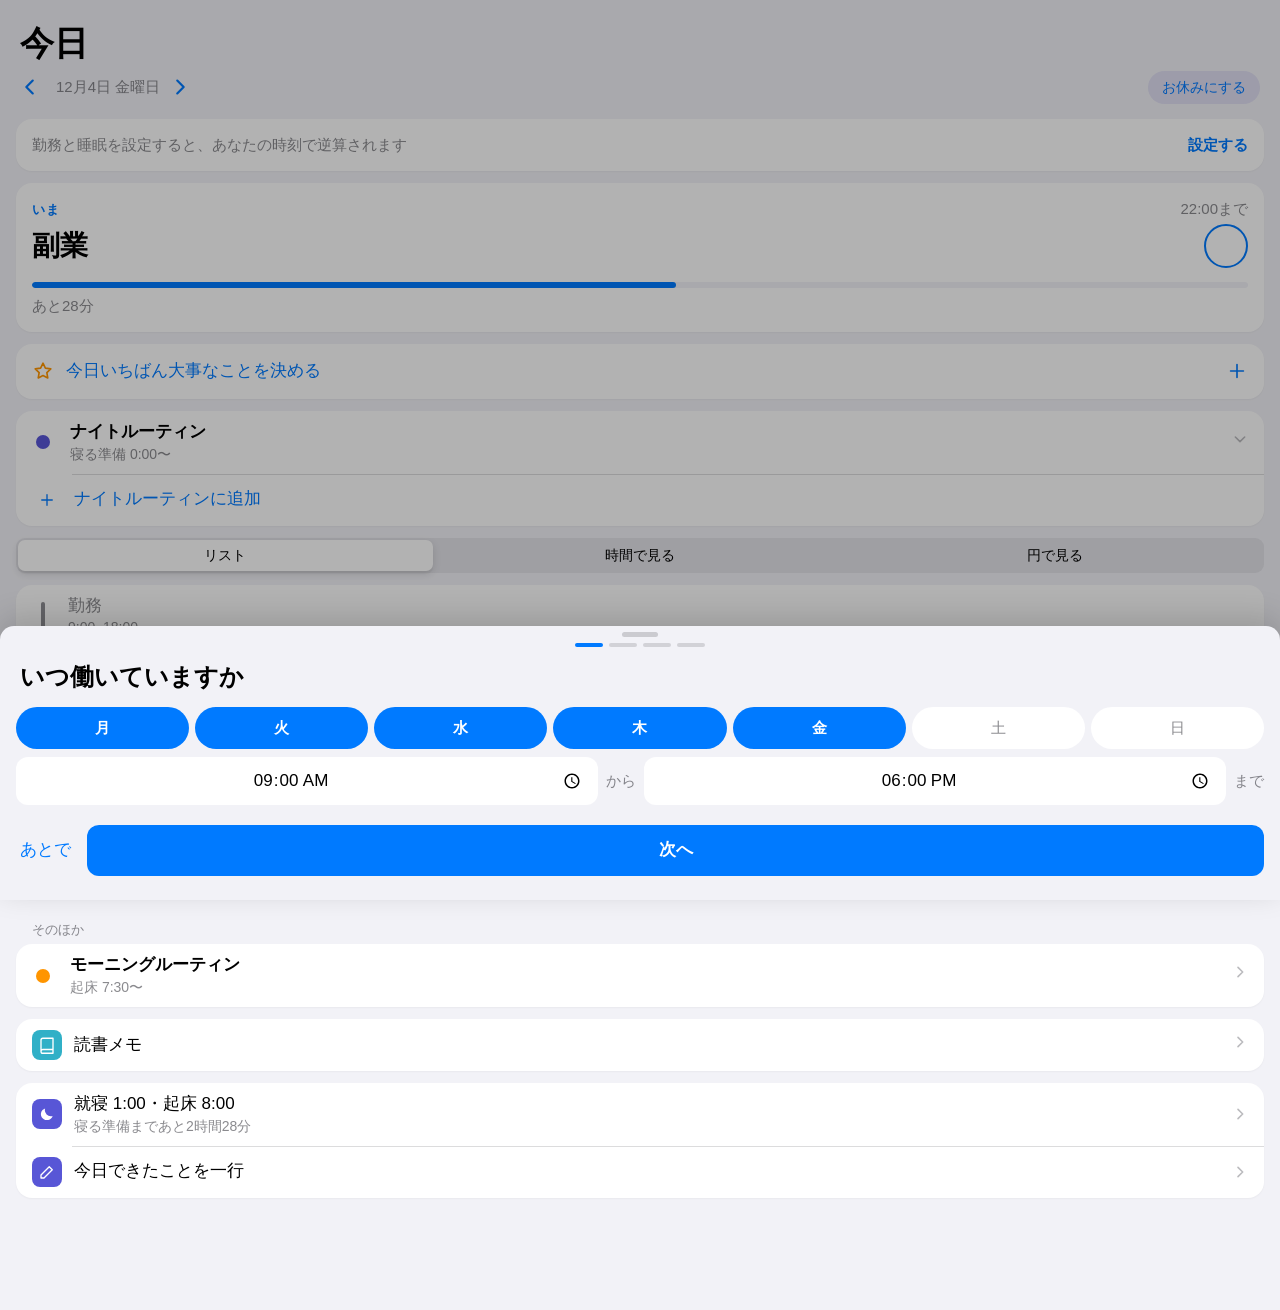
<file: index.html>
<!doctype html>
<html lang="ja">
<head>
  <meta charset="utf-8">
  <meta name="viewport" content="width=device-width, initial-scale=1, viewport-fit=cover">
  <meta name="theme-color" content="#F2F2F7">
  <meta name="apple-mobile-web-app-capable" content="yes">
  <meta name="apple-mobile-web-app-status-bar-style" content="default">
  <meta name="apple-mobile-web-app-title" content="手帳">
  <link rel="manifest" href="manifest.json">
  <link rel="apple-touch-icon" href="icon-180.png">
  <link rel="icon" href="icon.svg" type="image/svg+xml">
  <link rel="stylesheet" href="style.css?v=23">
  <title>手帳</title>
</head>
<body>
  <!-- 画面の中身は app.js が描く(今日 / 週 / 設定) -->
  <main id="view"></main>

  <nav class="tabs" aria-label="画面の切り替え">
    <button data-tab="today"><svg viewBox="0 0 24 24"><rect x="3.5" y="5" width="17" height="15" rx="3"/><path d="M3.5 9.5h17M8 3v4M16 3v4"/><circle cx="12" cy="14.5" r="1.6" class="fill"/></svg>今日</button>
    <button data-tab="week"><svg viewBox="0 0 24 24"><path d="M8 6h12M8 12h12M8 18h12"/><circle cx="4.5" cy="6" r="1.2" class="fill"/><circle cx="4.5" cy="12" r="1.2" class="fill"/><circle cx="4.5" cy="18" r="1.2" class="fill"/></svg>週</button>
    <button data-tab="settings"><svg viewBox="0 0 24 24"><circle cx="12" cy="12" r="3.2"/><path d="M12 2.8v2.6M12 18.6v2.6M21.2 12h-2.6M5.4 12H2.8M18.5 5.5l-1.8 1.8M7.3 16.7l-1.8 1.8M18.5 18.5l-1.8-1.8M7.3 7.3 5.5 5.5"/></svg>設定</button>
  </nav>

  <!-- 下から出てくる小さな操作パネル -->
  <div id="sheet-backdrop" hidden></div>
  <section id="sheet" hidden role="dialog" aria-modal="true"></section>

  <div id="notice" hidden role="status"></div>
  <script src="app.js?v=23"></script>
  <script src="ui.js?v=23"></script>
</body>
</html>
</file>
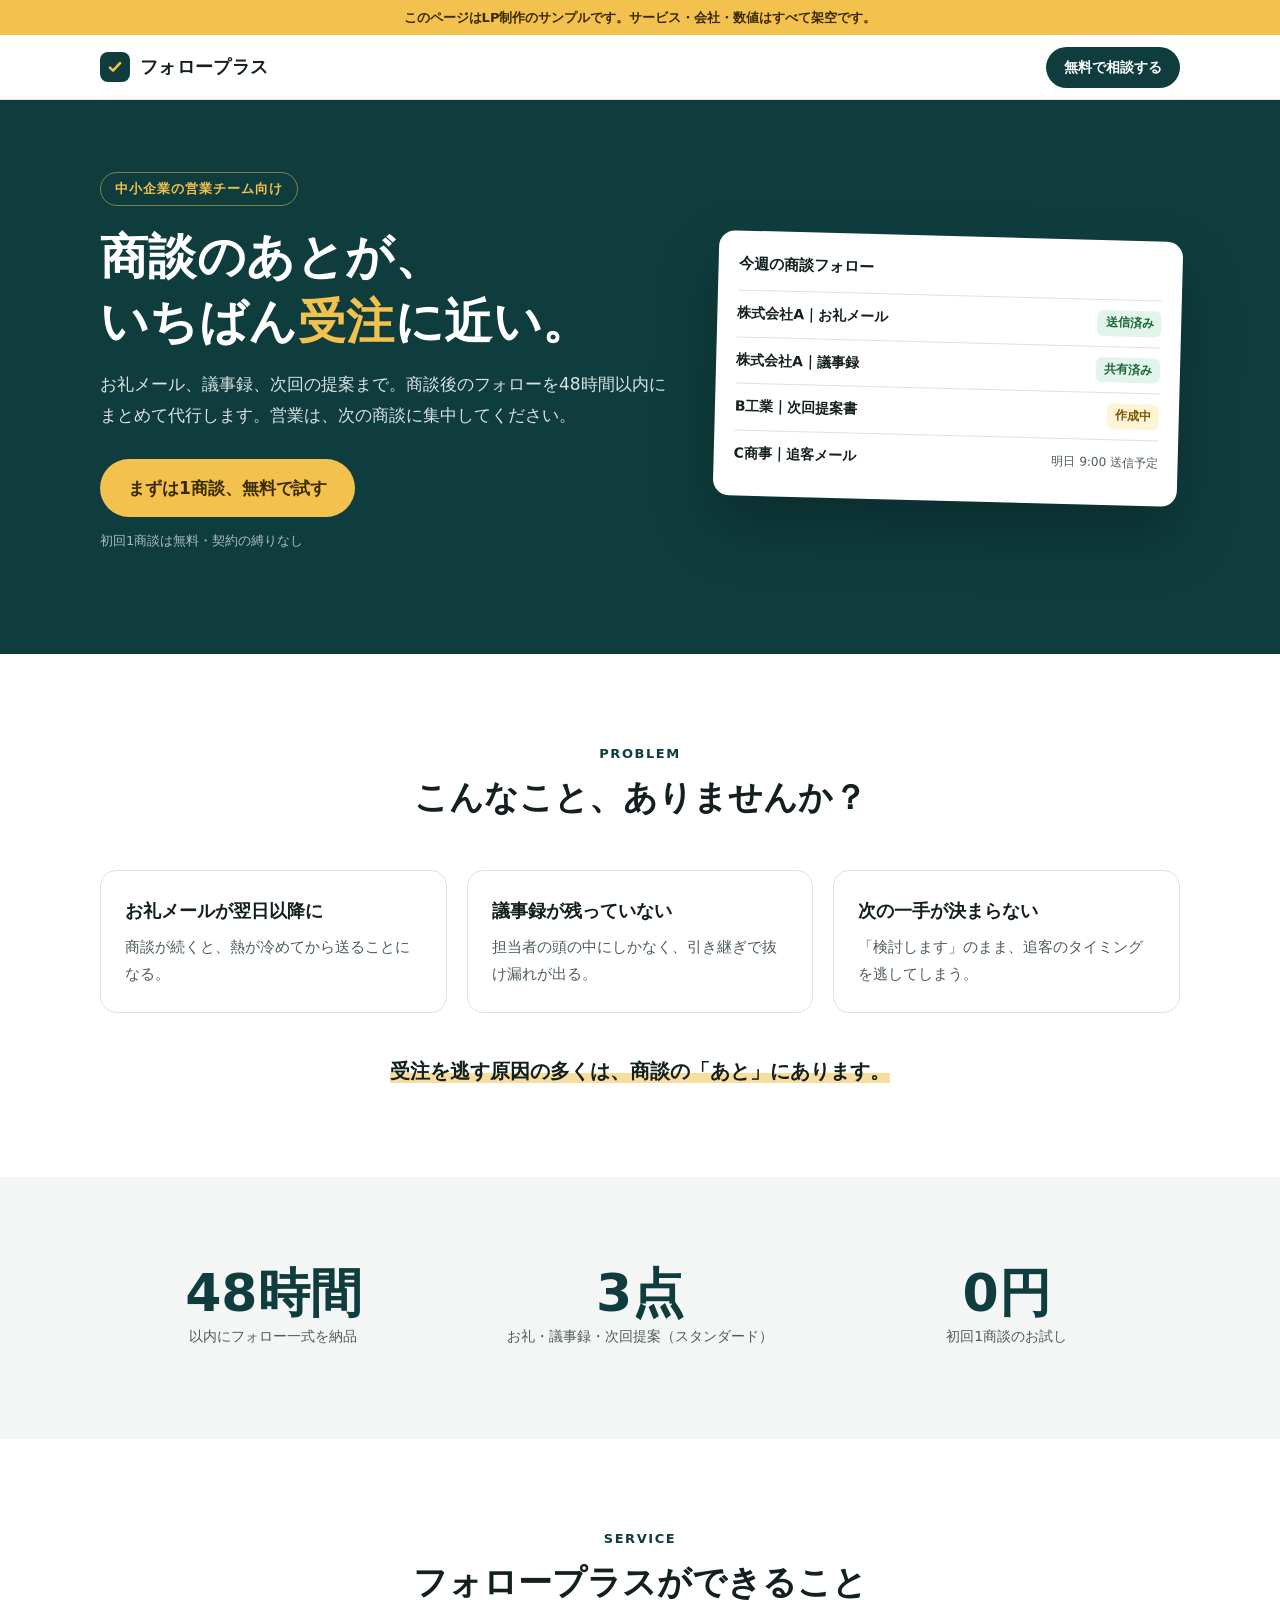
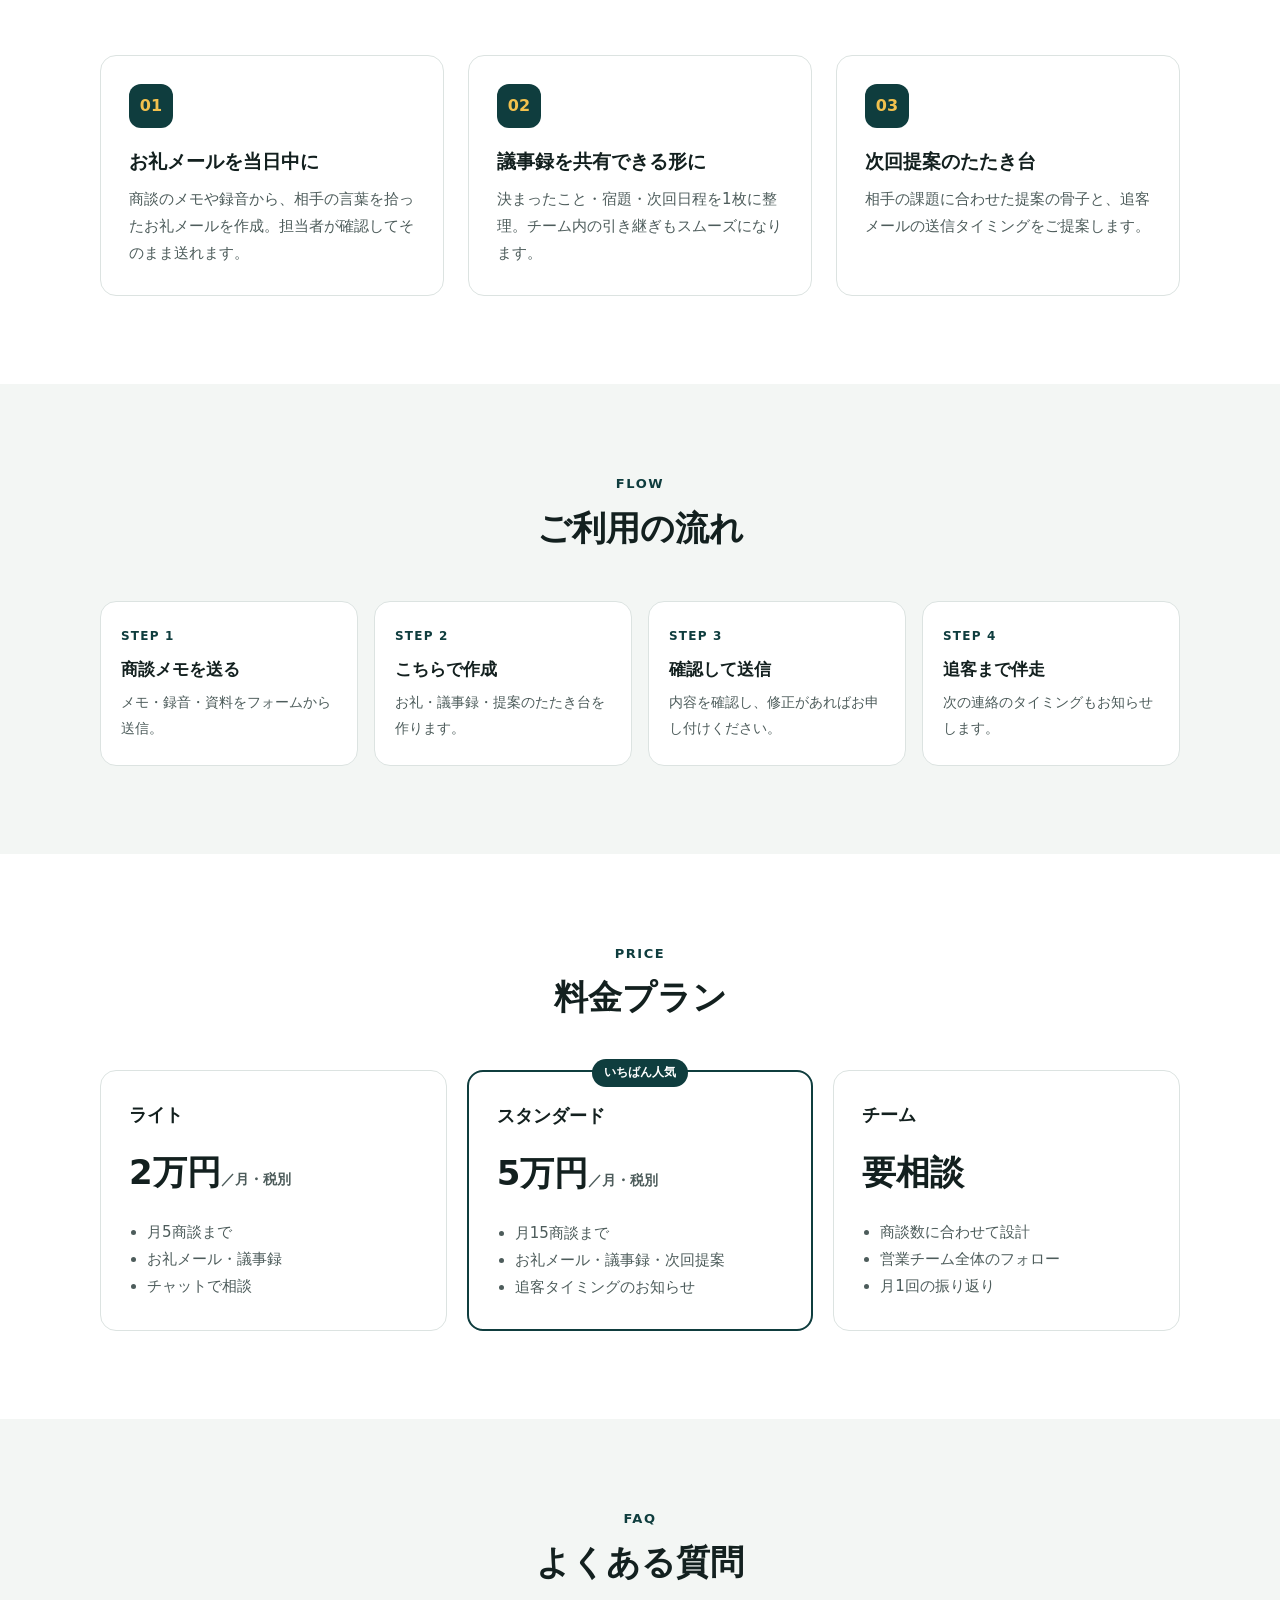
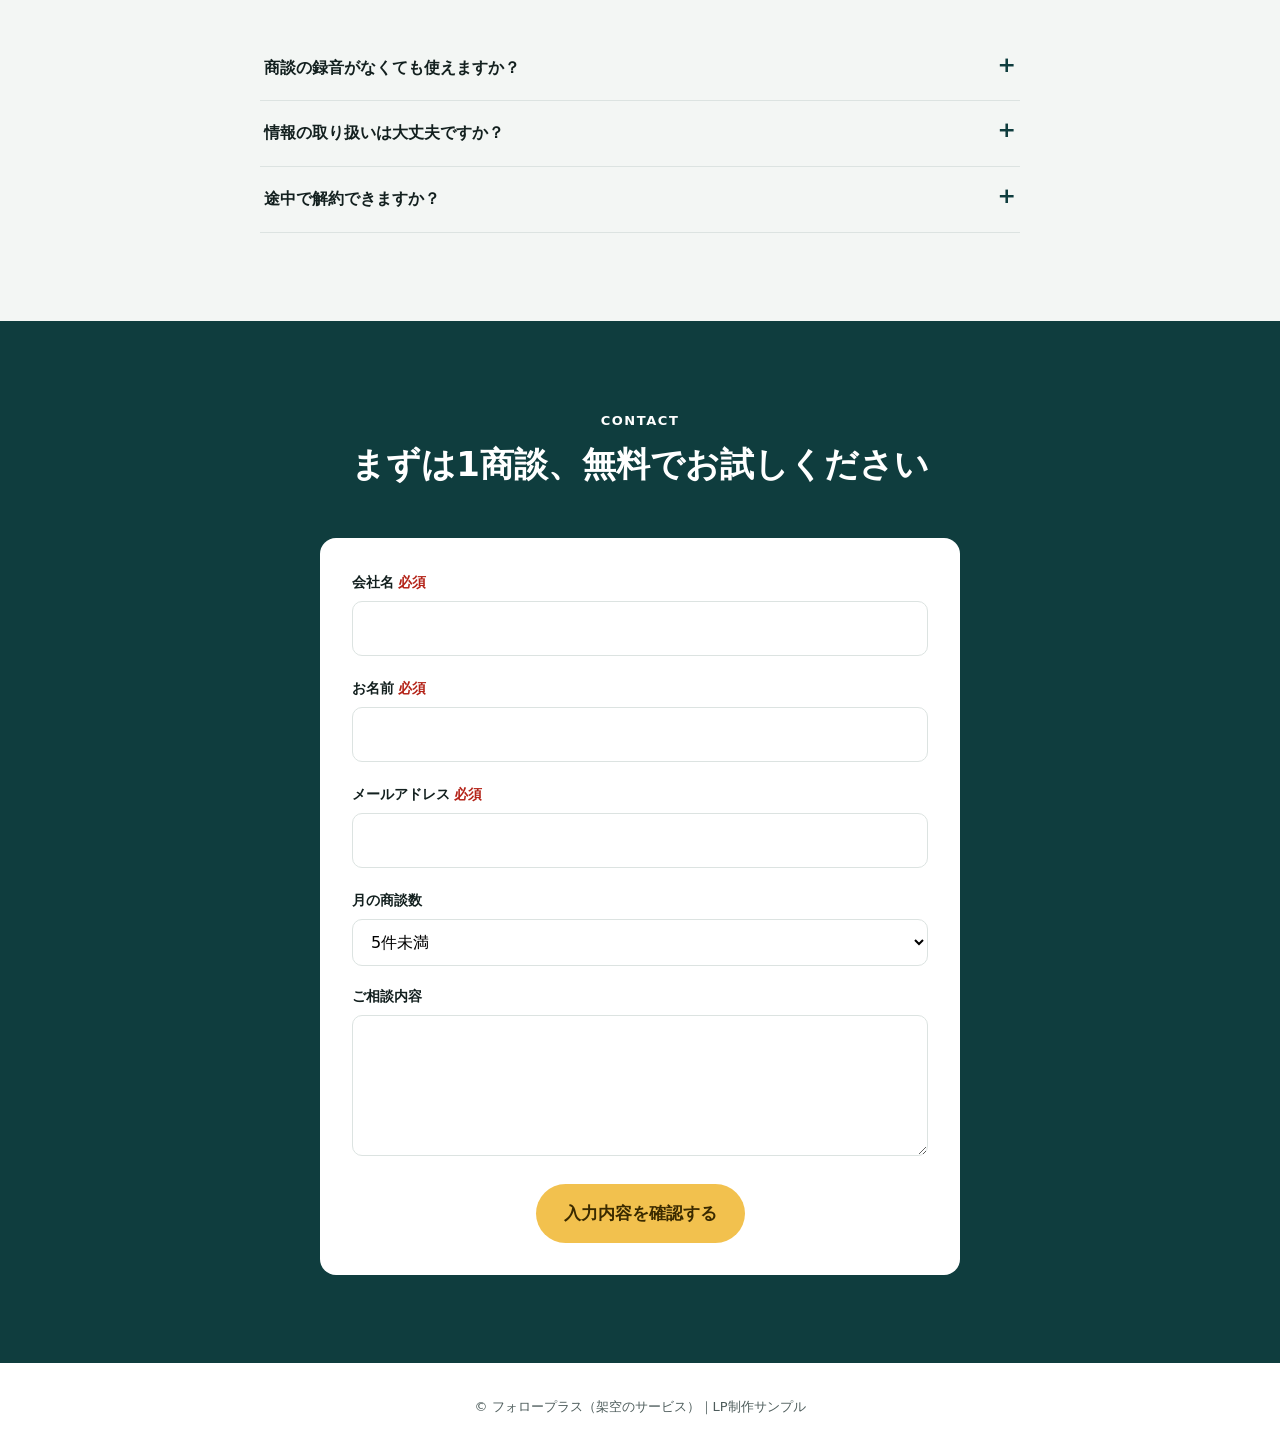
<file: lp-sample/index.html>
<!doctype html>
<html lang="ja">
<head>
<meta charset="utf-8">
<meta name="viewport" content="width=device-width, initial-scale=1">
<title>フォロープラス｜商談後のフォローを、まるごと代行（制作サンプル）</title>
<meta name="description" content="商談後のお礼メール・議事録・次回提案までを48時間以内に。中小企業の営業チーム向け、商談フォロー代行サービスのLP制作サンプルです（架空のサービス）。">
<meta property="og:title" content="フォロープラス｜商談後のフォローを、まるごと代行（制作サンプル）">
<meta property="og:description" content="商談後のお礼メール・議事録・次回提案までを48時間以内に。LP制作サンプル（架空のサービス）。">
<meta property="og:type" content="website">
<meta name="theme-color" content="#0F3D3E">
<link rel="icon" href="data:image/svg+xml,%3Csvg xmlns='http://www.w3.org/2000/svg' viewBox='0 0 64 64'%3E%3Crect width='64' height='64' rx='14' fill='%230F3D3E'/%3E%3Cpath d='M18 34l9 9 19-21' stroke='%23F2C14E' stroke-width='7' fill='none' stroke-linecap='round' stroke-linejoin='round'/%3E%3C/svg%3E">
<style>
  :root {
    --ink: #13201F; --sub: #4D5C5B; --line: #DCE3E1;
    --bg: #FFFFFF; --soft: #F3F6F4; --deep: #0F3D3E; --accent: #F2C14E; --accent-ink: #3A2A00;
    --radius: 16px; --max: 1080px;
  }
  * { box-sizing: border-box; }
  html { scroll-behavior: smooth; }
  body { margin: 0; font: 16px/1.8 "Hiragino Sans", "Noto Sans JP", system-ui, sans-serif; color: var(--ink); background: var(--bg); -webkit-font-smoothing: antialiased; }
  img, svg { display: block; max-width: 100%; }
  a { color: inherit; }
  .wrap { width: min(var(--max), 100% - 32px); margin-inline: auto; }
  .sample-bar { background: var(--accent); color: var(--accent-ink); font-size: 13px; text-align: center; padding: 6px 16px; font-weight: 600; }

  /* ヘッダー */
  header { position: sticky; top: 0; z-index: 10; background: rgba(255,255,255,.92); backdrop-filter: blur(10px); border-bottom: 1px solid var(--line); }
  header .wrap { display: flex; align-items: center; justify-content: space-between; height: 64px; }
  .logo { display: flex; align-items: center; gap: 10px; font-weight: 800; font-size: 18px; letter-spacing: .02em; text-decoration: none; }
  .logo i { width: 30px; height: 30px; border-radius: 8px; background: var(--deep); display: grid; place-items: center; }
  .btn { display: inline-flex; align-items: center; justify-content: center; gap: 8px; border: 0; border-radius: 999px; font: inherit; font-weight: 700; cursor: pointer; text-decoration: none; transition: transform .15s, box-shadow .15s; }
  .btn:hover { transform: translateY(-1px); box-shadow: 0 8px 20px rgba(15,61,62,.18); }
  .btn-main { background: var(--accent); color: var(--accent-ink); padding: 14px 28px; font-size: 17px; }
  .btn-small { background: var(--deep); color: #fff; padding: 8px 18px; font-size: 14px; }

  /* ファーストビュー */
  .fv { background: var(--deep); color: #fff; padding: 72px 0 88px; overflow: hidden; }
  .fv .wrap { display: grid; grid-template-columns: 1.1fr .9fr; gap: 48px; align-items: center; }
  .eyebrow { display: inline-block; font-size: 13px; font-weight: 700; letter-spacing: .08em; color: var(--accent); border: 1px solid rgba(242,193,78,.5); border-radius: 999px; padding: 4px 14px; }
  .fv h1 { font-size: clamp(30px, 4.6vw, 48px); line-height: 1.35; margin: 18px 0 16px; letter-spacing: .01em; }
  .fv h1 em { font-style: normal; color: var(--accent); }
  .fv p.lead { font-size: 17px; color: rgba(255,255,255,.85); margin: 0 0 28px; }
  .fv .note { font-size: 13px; color: rgba(255,255,255,.65); margin-top: 12px; }
  .mock { background: #fff; color: var(--ink); border-radius: var(--radius); padding: 20px; box-shadow: 0 30px 60px rgba(0,0,0,.25); transform: rotate(1.5deg); }
  .mock h3 { margin: 0 0 12px; font-size: 15px; }
  .mock .row { display: flex; align-items: center; gap: 10px; padding: 10px 0; border-top: 1px solid var(--line); font-size: 14px; }
  .mock .row b { flex: 1; font-weight: 600; }
  .tag { font-size: 12px; font-weight: 700; border-radius: 6px; padding: 2px 8px; }
  .tag.done { background: #E3F4EA; color: #19663B; }
  .tag.wip { background: #FFF4D6; color: #7A5600; }
  .mock .time { color: var(--sub); font-size: 12px; }

  /* セクション共通 */
  section { padding: 88px 0; }
  .sec-title { text-align: center; margin-bottom: 48px; }
  .sec-title small { display: block; color: var(--deep); font-weight: 800; letter-spacing: .12em; font-size: 13px; }
  .sec-title h2 { font-size: clamp(24px, 3.4vw, 34px); line-height: 1.45; margin: 8px 0 0; }
  .soft { background: var(--soft); }

  /* お悩み */
  .pains { display: grid; grid-template-columns: repeat(3, 1fr); gap: 20px; }
  .pain { background: #fff; border: 1px solid var(--line); border-radius: var(--radius); padding: 24px; }
  .pain b { display: block; font-size: 18px; margin-bottom: 6px; }
  .pain p { margin: 0; color: var(--sub); font-size: 15px; }
  .bridge { text-align: center; margin: 40px 0 0; font-size: 20px; font-weight: 700; }
  .bridge span { background: linear-gradient(transparent 60%, rgba(242,193,78,.55) 60%); }

  /* 数字 */
  .stats { display: grid; grid-template-columns: repeat(3, 1fr); gap: 20px; text-align: center; }
  .stat strong { display: block; font-size: clamp(36px, 5vw, 52px); color: var(--deep); line-height: 1.1; }
  .stat span { color: var(--sub); font-size: 14px; }

  /* できること */
  .features { display: grid; grid-template-columns: repeat(3, 1fr); gap: 24px; }
  .feature { padding: 28px; border-radius: var(--radius); background: #fff; border: 1px solid var(--line); }
  .feature .num { width: 44px; height: 44px; border-radius: 12px; background: var(--deep); color: var(--accent); display: grid; place-items: center; font-weight: 800; margin-bottom: 16px; }
  .feature h3 { margin: 0 0 8px; font-size: 19px; }
  .feature p { margin: 0; color: var(--sub); font-size: 15px; }

  /* 流れ */
  .flow { display: grid; grid-template-columns: repeat(4, 1fr); gap: 16px; counter-reset: step; }
  .step { position: relative; background: #fff; border-radius: var(--radius); padding: 24px 20px; border: 1px solid var(--line); }
  .step::before { counter-increment: step; content: "STEP " counter(step); display: block; font-size: 12px; font-weight: 800; letter-spacing: .1em; color: var(--deep); margin-bottom: 6px; }
  .step b { display: block; font-size: 17px; }
  .step p { margin: 6px 0 0; font-size: 14px; color: var(--sub); }

  /* 料金 */
  .plans { display: grid; grid-template-columns: repeat(3, 1fr); gap: 20px; align-items: stretch; }
  .plan { border: 1px solid var(--line); border-radius: var(--radius); padding: 28px; display: flex; flex-direction: column; background: #fff; }
  .plan.pop { border: 2px solid var(--deep); position: relative; }
  .plan.pop::after { content: "いちばん人気"; position: absolute; top: -13px; left: 50%; transform: translateX(-50%); background: var(--deep); color: #fff; font-size: 12px; font-weight: 700; padding: 3px 12px; border-radius: 999px; }
  .plan h3 { margin: 0; font-size: 18px; }
  .price { font-size: 34px; font-weight: 800; margin: 10px 0 2px; }
  .price small { font-size: 14px; font-weight: 600; color: var(--sub); }
  .plan ul { padding-left: 1.2em; margin: 14px 0 0; color: var(--sub); font-size: 15px; flex: 1; }

  /* よくある質問 */
  .faq { max-width: 760px; margin-inline: auto; }
  details { border-bottom: 1px solid var(--line); padding: 18px 4px; }
  summary { cursor: pointer; font-weight: 700; list-style: none; display: flex; justify-content: space-between; gap: 16px; }
  summary::after { content: "+"; font-size: 22px; line-height: 1; color: var(--deep); }
  details[open] summary::after { content: "−"; }
  details p { margin: 10px 0 0; color: var(--sub); }

  /* お問い合わせ */
  .contact { background: var(--deep); color: #fff; }
  .contact .sec-title small, .contact .sec-title h2 { color: #fff; }
  form, .confirm, .thanks { max-width: 640px; margin-inline: auto; background: #fff; color: var(--ink); border-radius: var(--radius); padding: 32px; }
  label { display: block; font-weight: 700; font-size: 14px; margin: 0 0 6px; }
  label span { color: #B42318; margin-left: 4px; }
  input, textarea, select { width: 100%; font: inherit; border: 1px solid var(--line); border-radius: 10px; padding: 12px 14px; margin-bottom: 18px; background: #fff; }
  input:focus, textarea:focus, select:focus { outline: 2px solid var(--accent); border-color: var(--deep); }
  .err { color: #B42318; font-size: 13px; margin: -12px 0 14px; min-height: 0; }
  .confirm dl { margin: 0 0 24px; }
  .confirm dt { font-size: 13px; color: var(--sub); }
  .confirm dd { margin: 0 0 12px; white-space: pre-wrap; overflow-wrap: anywhere; }
  .actions { display: flex; gap: 12px; justify-content: center; flex-wrap: wrap; }
  .btn-ghost { background: var(--soft); color: var(--ink); padding: 14px 24px; }
  .thanks { text-align: center; }

  footer { padding: 32px 0; font-size: 13px; color: var(--sub); text-align: center; }

  /* スマホ */
  @media (max-width: 820px) {
    .fv { padding: 48px 0 64px; }
    .fv .wrap, .pains, .features, .plans, .stats { grid-template-columns: 1fr; }
    .flow { grid-template-columns: 1fr 1fr; }
    .mock { transform: none; }
    section { padding: 64px 0; }
    header .btn-small { display: none; }
    form, .confirm, .thanks { padding: 24px 20px; }
  }
  @media (prefers-reduced-motion: reduce) { html { scroll-behavior: auto; } .btn { transition: none; } }
</style>
</head>
<body>
<div class="sample-bar">このページはLP制作のサンプルです。サービス・会社・数値はすべて架空です。</div>

<header>
  <div class="wrap">
    <a class="logo" href="#top"><i><svg width="18" height="18" viewBox="0 0 64 64"><path d="M14 34l11 11 25-27" stroke="#F2C14E" stroke-width="9" fill="none" stroke-linecap="round" stroke-linejoin="round"/></svg></i>フォロープラス</a>
    <a class="btn btn-small" href="#contact">無料で相談する</a>
  </div>
</header>

<main id="top">
  <section class="fv">
    <div class="wrap">
      <div>
        <span class="eyebrow">中小企業の営業チーム向け</span>
        <h1>商談のあとが、<br>いちばん<em>受注</em>に近い。</h1>
        <p class="lead">お礼メール、議事録、次回の提案まで。商談後のフォローを48時間以内にまとめて代行します。営業は、次の商談に集中してください。</p>
        <a class="btn btn-main" href="#contact">まずは1商談、無料で試す</a>
        <p class="note">初回1商談は無料・契約の縛りなし</p>
      </div>
      <div class="mock" aria-label="フォロー状況の画面イメージ">
        <h3>今週の商談フォロー</h3>
        <div class="row"><b>株式会社A｜お礼メール</b><span class="tag done">送信済み</span></div>
        <div class="row"><b>株式会社A｜議事録</b><span class="tag done">共有済み</span></div>
        <div class="row"><b>B工業｜次回提案書</b><span class="tag wip">作成中</span></div>
        <div class="row"><b>C商事｜追客メール</b><span class="time">明日 9:00 送信予定</span></div>
      </div>
    </div>
  </section>

  <section>
    <div class="wrap">
      <div class="sec-title"><small>PROBLEM</small><h2>こんなこと、ありませんか？</h2></div>
      <div class="pains">
        <div class="pain"><b>お礼メールが翌日以降に</b><p>商談が続くと、熱が冷めてから送ることになる。</p></div>
        <div class="pain"><b>議事録が残っていない</b><p>担当者の頭の中にしかなく、引き継ぎで抜け漏れが出る。</p></div>
        <div class="pain"><b>次の一手が決まらない</b><p>「検討します」のまま、追客のタイミングを逃してしまう。</p></div>
      </div>
      <p class="bridge"><span>受注を逃す原因の多くは、商談の「あと」にあります。</span></p>
    </div>
  </section>

  <section class="soft">
    <div class="wrap">
      <div class="stats">
        <div class="stat"><strong>48時間</strong><span>以内にフォロー一式を納品</span></div>
        <div class="stat"><strong>3点</strong><span>お礼・議事録・次回提案（スタンダード）</span></div>
        <div class="stat"><strong>0円</strong><span>初回1商談のお試し</span></div>
      </div>
    </div>
  </section>

  <section>
    <div class="wrap">
      <div class="sec-title"><small>SERVICE</small><h2>フォロープラスができること</h2></div>
      <div class="features">
        <div class="feature"><div class="num">01</div><h3>お礼メールを当日中に</h3><p>商談のメモや録音から、相手の言葉を拾ったお礼メールを作成。担当者が確認してそのまま送れます。</p></div>
        <div class="feature"><div class="num">02</div><h3>議事録を共有できる形に</h3><p>決まったこと・宿題・次回日程を1枚に整理。チーム内の引き継ぎもスムーズになります。</p></div>
        <div class="feature"><div class="num">03</div><h3>次回提案のたたき台</h3><p>相手の課題に合わせた提案の骨子と、追客メールの送信タイミングをご提案します。</p></div>
      </div>
    </div>
  </section>

  <section class="soft">
    <div class="wrap">
      <div class="sec-title"><small>FLOW</small><h2>ご利用の流れ</h2></div>
      <div class="flow">
        <div class="step"><b>商談メモを送る</b><p>メモ・録音・資料をフォームから送信。</p></div>
        <div class="step"><b>こちらで作成</b><p>お礼・議事録・提案のたたき台を作ります。</p></div>
        <div class="step"><b>確認して送信</b><p>内容を確認し、修正があればお申し付けください。</p></div>
        <div class="step"><b>追客まで伴走</b><p>次の連絡のタイミングもお知らせします。</p></div>
      </div>
    </div>
  </section>

  <section>
    <div class="wrap">
      <div class="sec-title"><small>PRICE</small><h2>料金プラン</h2></div>
      <div class="plans">
        <div class="plan"><h3>ライト</h3><div class="price">2万円<small>／月・税別</small></div><ul><li>月5商談まで</li><li>お礼メール・議事録</li><li>チャットで相談</li></ul></div>
        <div class="plan pop"><h3>スタンダード</h3><div class="price">5万円<small>／月・税別</small></div><ul><li>月15商談まで</li><li>お礼メール・議事録・次回提案</li><li>追客タイミングのお知らせ</li></ul></div>
        <div class="plan"><h3>チーム</h3><div class="price">要相談</div><ul><li>商談数に合わせて設計</li><li>営業チーム全体のフォロー</li><li>月1回の振り返り</li></ul></div>
      </div>
    </div>
  </section>

  <section class="soft">
    <div class="wrap">
      <div class="sec-title"><small>FAQ</small><h2>よくある質問</h2></div>
      <div class="faq">
        <details><summary>商談の録音がなくても使えますか？</summary><p>はい。手書きのメモや箇条書きでも作成できます。録音があると、より相手の言葉に沿った内容になります。</p></details>
        <details><summary>情報の取り扱いは大丈夫ですか？</summary><p>秘密保持契約を結んだうえでお預かりし、納品後は一定期間で削除します。</p></details>
        <details><summary>途中で解約できますか？</summary><p>はい。月単位でいつでも解約できます。違約金はありません。</p></details>
      </div>
    </div>
  </section>

  <section class="contact" id="contact">
    <div class="wrap">
      <div class="sec-title"><small>CONTACT</small><h2>まずは1商談、無料でお試しください</h2></div>

      <form id="form" novalidate>
        <label for="company">会社名<span>必須</span></label>
        <input id="company" name="company" autocomplete="organization" required aria-describedby="err-company">
        <p class="err" id="err-company" data-for="company" aria-live="polite"></p>
        <label for="name">お名前<span>必須</span></label>
        <input id="name" name="name" autocomplete="name" required aria-describedby="err-name">
        <p class="err" id="err-name" data-for="name" aria-live="polite"></p>
        <label for="email">メールアドレス<span>必須</span></label>
        <input id="email" name="email" type="email" autocomplete="email" required aria-describedby="err-email">
        <p class="err" id="err-email" data-for="email" aria-live="polite"></p>
        <label for="deals">月の商談数</label>
        <select id="deals" name="deals"><option>5件未満</option><option>5〜15件</option><option>15件以上</option></select>
        <label for="message">ご相談内容</label>
        <textarea id="message" name="message" rows="4"></textarea>
        <div class="actions"><button class="btn btn-main" type="submit">入力内容を確認する</button></div>
      </form>

      <div class="confirm" id="confirm" hidden tabindex="-1">
        <dl id="confirm-list"></dl>
        <div class="actions"><button class="btn btn-ghost" id="back" type="button">修正する</button><button class="btn btn-main" id="send" type="button">この内容で送信する</button></div>
      </div>

      <div class="thanks" id="thanks" hidden tabindex="-1">
        <h3>お問い合わせありがとうございました</h3>
        <p>これは制作サンプルのため、実際には送信されていません。</p>
      </div>
    </div>
  </section>
</main>

<footer>© フォロープラス（架空のサービス）｜LP制作サンプル</footer>

<script>
  // 入力 → 確認 → 送信(サンプルなので送らない) → 完了
  const form = document.getElementById("form");
  const confirmBox = document.getElementById("confirm");
  const thanks = document.getElementById("thanks");
  const labels = { company: "会社名", name: "お名前", email: "メールアドレス", deals: "月の商談数", message: "ご相談内容" };
  const esc = (s) => s.replace(/[&<>"']/g, (c) => ({ "&": "&amp;", "<": "&lt;", ">": "&gt;", '"': "&quot;", "'": "&#39;" }[c]));

  form.addEventListener("submit", (e) => {
    e.preventDefault();
    const data = Object.fromEntries(new FormData(form));
    const errors = {};
    if (!data.company.trim()) errors.company = "会社名を入力してください";
    if (!data.name.trim()) errors.name = "お名前を入力してください";
    const mail = document.getElementById("email");
    if (!data.email || !mail.validity.valid || !/\.[^.\s@]+$/.test(data.email) || /\.\./.test(data.email)) errors.email = "メールアドレスの形式をご確認ください";
    document.querySelectorAll(".err").forEach((p) => {
      const msg = errors[p.dataset.for] || "";
      p.textContent = msg;
      document.getElementById(p.dataset.for).setAttribute("aria-invalid", msg ? "true" : "false");
    });
    const first = Object.keys(errors)[0];
    if (first) return document.getElementById(first).focus();
    document.getElementById("confirm-list").innerHTML = Object.entries(labels)
      .map(([k, l]) => `<dt>${l}</dt><dd>${esc(data[k] || "（未入力）")}</dd>`).join("");
    form.hidden = true;
    confirmBox.hidden = false;
    confirmBox.focus();
    confirmBox.scrollIntoView({ block: "start" });
  });
  document.getElementById("back").onclick = () => { confirmBox.hidden = true; form.hidden = false; document.getElementById("company").focus(); };
  document.getElementById("send").onclick = () => { confirmBox.hidden = true; thanks.hidden = false; thanks.focus(); };
</script>
</body>
</html>
</file>
<file: style.css>
/* 手帳 v3: iPhone 標準アプリ(リマインダー・ヘルスケア・設定)の見た目にそろえる */
:root {
  --bg: #F2F2F7;          /* systemGroupedBackground */
  --card: #FFFFFF;
  --fill: #F2F2F7;
  --text: #000000;
  --sub: rgba(60, 60, 67, 0.6);   /* secondaryLabel */
  --sep: rgba(60, 60, 67, 0.18);
  --blue: #007AFF;
  --gray: #8E8E93;
  --google: #1A73E8;
  --c-blue: #007AFF; --c-indigo: #5856D6; --c-purple: #AF52DE; --c-pink: #FF2D55;
  --c-red: #FF3B30; --c-orange: #FF9500; --c-green: #34C759; --c-teal: #30B0C7;
  --shadow: 0 1px 2px rgba(0, 0, 0, 0.04);
  color-scheme: light;
}
@media (prefers-color-scheme: dark) {
  :root:not([data-theme="day"]) {
    --bg: #000000; --card: #1C1C1E; --fill: #2C2C2E; --text: #FFFFFF;
    --sub: rgba(235, 235, 245, 0.6); --sep: rgba(84, 84, 88, 0.6);
    --blue: #0A84FF; --gray: #8E8E93; --google: #8AB4F8;
    --c-blue: #0A84FF; --c-indigo: #5E5CE6; --c-purple: #BF5AF2; --c-pink: #FF375F;
    --c-red: #FF453A; --c-orange: #FF9F0A; --c-green: #30D158; --c-teal: #40C8E0;
    --shadow: none;
    color-scheme: dark;
  }
}
:root[data-theme="night"] {
  --bg: #000000; --card: #1C1C1E; --fill: #2C2C2E; --text: #FFFFFF;
  --sub: rgba(235, 235, 245, 0.6); --sep: rgba(84, 84, 88, 0.6);
  --blue: #0A84FF; --gray: #8E8E93; --google: #8AB4F8;
  --c-blue: #0A84FF; --c-indigo: #5E5CE6; --c-purple: #BF5AF2; --c-pink: #FF375F;
  --c-red: #FF453A; --c-orange: #FF9F0A; --c-green: #30D158; --c-teal: #40C8E0;
  --shadow: none;
  color-scheme: dark;
}

* { box-sizing: border-box; -webkit-tap-highlight-color: transparent; }
html { background: var(--bg); }
body {
  margin: 0;
  padding: calc(env(safe-area-inset-top) + 6px) 16px calc(100px + env(safe-area-inset-bottom));
  background: var(--bg);
  color: var(--text);
  font: 17px/1.35 -apple-system, BlinkMacSystemFont, "SF Pro Text", "Hiragino Sans", sans-serif;
  -webkit-font-smoothing: antialiased;
}
button { font: inherit; color: inherit; background: none; border: 0; padding: 0; text-align: left; cursor: pointer; }
b { font-weight: 600; }
svg { width: 22px; height: 22px; fill: none; stroke: currentColor; stroke-width: 1.8; stroke-linecap: round; stroke-linejoin: round; }
svg .fill { fill: currentColor; stroke: none; }
.chev { width: 16px; height: 16px; color: var(--gray); opacity: 0.6; stroke-width: 2.4; flex: 0 0 auto; }

/* ---- 大きな見出し ---- */
.lt { padding: 18px 4px 10px; }
.lt h1 { margin: 0; font-size: 34px; line-height: 1.15; font-weight: 700; letter-spacing: 0.01em; }
.lt p { margin: 2px 0 0; font-size: 15px; color: var(--sub); }
.backlink { display: flex; align-items: center; gap: 2px; color: var(--blue); padding: 8px 0 0; font-size: 17px; }
.backlink svg { width: 20px; height: 20px; stroke-width: 2.4; }
.weeknav { display: flex; align-items: center; gap: 8px; margin-top: 4px; }
.weeknav p { margin: 0; font-size: 15px; color: var(--sub); flex: 1; text-align: center; }
.weeknav button { color: var(--blue); width: 44px; height: 36px; display: grid; place-items: center; }
.weeknav .flip svg { transform: scaleX(-1); }

/* ---- カード ---- */
.card { display: block; width: 100%; background: var(--card); border-radius: 16px; padding: 16px; margin: 0 0 12px; box-shadow: var(--shadow); }
.banner { display: flex; justify-content: space-between; align-items: center; gap: 12px; font-size: 15px; color: var(--sub); }
.banner b { color: var(--blue); white-space: nowrap; }
.hint { margin: -4px 4px 12px; font-size: 13px; color: var(--sub); }

/* いま / 次 */
.now .head { display: flex; justify-content: space-between; align-items: baseline; }
.now .head small { font-size: 13px; font-weight: 600; color: var(--rc, var(--blue)); letter-spacing: 0.04em; }
.now .head span { font-size: 15px; color: var(--sub); font-variant-numeric: tabular-nums; }
.now .main { display: flex; justify-content: space-between; align-items: center; gap: 12px; margin-top: 4px; }
.now .main b { font-size: 28px; font-weight: 700; line-height: 1.2; }
.now .bar { height: 6px; border-radius: 3px; background: var(--fill); margin-top: 14px; overflow: hidden; }
.now .bar i { display: block; height: 100%; border-radius: 3px; background: var(--rc, var(--blue)); }
.now .left { margin: 8px 0 0; font-size: 15px; color: var(--sub); font-variant-numeric: tabular-nums; }
.now.rest .main b { color: var(--c-indigo); }
.now.done .main b { color: var(--sub); text-decoration: line-through; }

/* 睡眠(ヘルスケア風) */
.sleep .pair { display: grid; grid-template-columns: 1fr 1fr; gap: 12px; }
.sleep .pair > div { display: grid; grid-template-columns: auto 1fr; grid-template-rows: auto auto; column-gap: 8px; align-items: center; }
.sleep .ic { grid-row: 1 / span 2; width: 36px; height: 36px; border-radius: 10px; display: grid; place-items: center; color: #fff; }
.sleep .ic svg { width: 20px; height: 20px; }
.sleep .ic.moon { background: var(--c-indigo); }
.sleep .ic.alarm { background: var(--c-orange); }
.sleep small { font-size: 13px; color: var(--sub); }
.sleep .pair b { font-size: 28px; font-weight: 600; line-height: 1.1; font-variant-numeric: tabular-nums; }
.sleep .foot { display: flex; justify-content: space-between; margin: 12px 0 0; padding-top: 12px; border-top: 0.5px solid var(--sep); font-size: 15px; color: var(--sub); }
.sleep .foot span:first-child { color: var(--c-indigo); }
.sleep.flat { box-shadow: none; }

/* 今日いちばん大事なこと */
.row-card { display: flex; align-items: center; gap: 12px; }
.row-card .txt { flex: 1; display: flex; flex-direction: column; }
.row-card small { font-size: 13px; color: var(--sub); }
.row-card b { font-size: 17px; }
.row-card.ghost b { color: var(--blue); font-weight: 400; }
.ic.star { color: var(--c-orange); display: grid; }
.row-card .plus { color: var(--blue); display: grid; }

/* はみ出し */
.card.warn { background: var(--card); background: color-mix(in srgb, var(--c-orange) 14%, var(--card)); }
.card.warn p { margin: 0; display: flex; gap: 10px; font-size: 15px; line-height: 1.45; }
.card.warn .ic { color: var(--c-orange); flex: 0 0 auto; }
.pills { display: flex; flex-wrap: wrap; gap: 8px; margin-top: 12px; padding-left: 32px; }
.pills button { padding: 8px 14px; border-radius: 999px; background: var(--card); color: var(--blue); font-size: 15px; font-weight: 500; }

/* リスト / 時間 の切り替え(iOSのセグメント) */
.seg { display: flex; background: rgba(118, 118, 128, 0.12); border-radius: 9px; padding: 2px; margin: 8px 0 12px; }
.seg button { flex: 1; text-align: center; font-size: 14px; font-weight: 500; padding: 6px 0; border-radius: 7px; }
.seg button.on { background: var(--card); box-shadow: 0 3px 8px rgba(0, 0, 0, 0.12), 0 3px 1px rgba(0, 0, 0, 0.04); }

/* ---- グループリスト(設定アプリ・リマインダー風) ---- */
.group { list-style: none; margin: 0 0 12px; padding: 0; background: var(--card); border-radius: 16px; overflow: hidden; box-shadow: var(--shadow); }
.group > li { position: relative; }
.group > li + li::before { content: ""; position: absolute; left: 56px; right: 0; top: 0; border-top: 0.5px solid var(--sep); z-index: 1; }
.row { display: flex; align-items: center; gap: 12px; width: 100%; min-height: 52px; padding: 10px 16px; }
.row .txt { flex: 1; min-width: 0; display: flex; flex-direction: column; }
.row .txt b { font-weight: 400; font-size: 17px; overflow: hidden; text-overflow: ellipsis; white-space: nowrap; }
.row .txt small { font-size: 14px; color: var(--sub); margin-top: 1px; overflow: hidden; text-overflow: ellipsis; white-space: nowrap; }
.row .val { color: var(--sub); font-size: 17px; white-space: nowrap; max-width: 55%; overflow: hidden; text-overflow: ellipsis; }
.row .blue { color: var(--blue); }
.row .ic { width: 30px; height: 30px; border-radius: 8px; display: grid; place-items: center; color: #fff; flex: 0 0 auto; }
.row .ic svg { width: 18px; height: 18px; }
.row .ic.pencil { background: var(--c-indigo); }
.row .ic.cal { background: var(--google); }
.row .ic.plus { background: none; color: var(--blue); }
.row.add .txt b { color: var(--blue); }
.row em { font-style: normal; font-size: 12px; color: var(--c-orange); border: 1px solid currentColor; border-radius: 6px; padding: 0 5px; margin-left: 6px; }
.row .bad { color: var(--c-red); border: 0; }
.cdot { display: inline-block; width: 10px; height: 10px; border-radius: 50%; background: var(--rc); margin-right: 4px; }
.cdot.big { width: 14px; height: 14px; margin: 0 8px 0 4px; flex: 0 0 auto; }
.sec { margin: 22px 16px 6px; font-size: 13px; color: var(--sub); }
.foot-note { margin: -4px 16px 16px; font-size: 13px; color: var(--sub); line-height: 1.45; }
.empty { padding: 16px; color: var(--sub); text-align: center; }

/* 予定の行と丸いチェック(リマインダー風) */
.row.item { padding-left: 14px; }
.check {
  width: 26px; height: 26px; border-radius: 50%; flex: 0 0 auto;
  border: 2px solid var(--rc, var(--gray)); position: relative; transition: background 0.2s, transform 0.15s;
}
.check::after {
  content: ""; position: absolute; left: 7px; top: 3px; width: 7px; height: 12px;
  border: solid #fff; border-width: 0 2.5px 2.5px 0; transform: rotate(45deg) scale(0); transition: transform 0.2s;
}
.check.on { background: var(--rc, var(--blue)); }
.check.on::after { transform: rotate(45deg) scale(1); }
.check:active { transform: scale(0.88); }
.check.big { width: 44px; height: 44px; border-width: 2.5px; }
.check.big::after { left: 14px; top: 7px; width: 10px; height: 19px; border-width: 0 3px 3px 0; }
.row.item .dot { width: 4px; height: 28px; border-radius: 2px; background: var(--rc); margin: 0 11px; flex: 0 0 auto; }
.row.item.done .txt b { color: var(--sub); }
.row.item.cur { background: var(--fill); background: color-mix(in srgb, var(--rc) 8%, var(--card)); }
.row.item.cur .txt b { font-weight: 600; }
.row.item.work .txt b { color: var(--sub); }
.row.item.cal small { color: var(--google); }

/* 夜のひとこと */
.greet { text-align: center; color: var(--sub); font-size: 15px; margin: 4px 0 16px; }

/* ---- 時間で見る ---- */
.timeline { display: grid; grid-template-columns: 44px 1fr; padding: 16px 12px 16px 8px; }
.axis { position: relative; }
.tick { position: absolute; left: 0; transform: translateY(-50%); font-size: 12px; color: var(--sub); font-variant-numeric: tabular-nums; }
.tick.now-t { color: var(--c-red); font-weight: 600; }
.lane { position: relative; border-left: 0.5px solid var(--sep); }
.blk { position: absolute; left: 8px; right: 0; display: flex; align-items: center; gap: 8px; padding: 0 10px; border-radius: 8px; overflow: hidden; font-size: 15px;
  background: var(--fill); background: color-mix(in srgb, var(--rc, var(--gray)) 16%, var(--card)); border-left: 3px solid var(--rc, var(--gray)); }
.blk .t { font-size: 13px; color: var(--sub); font-variant-numeric: tabular-nums; }
.blk b { flex: 1; white-space: nowrap; overflow: hidden; text-overflow: ellipsis; }
.blk.life { background: none; border-left-color: var(--sep); color: var(--sub); font-size: 13px; }
.blk.life b { font-weight: 400; }
.blk.work { background: var(--fill); border-left-color: var(--gray); color: var(--sub); align-items: flex-start; padding-top: 6px; }
.blk.cal { border-left-style: dashed; }
.blk.done { opacity: 0.45; }
.blk.done b { text-decoration: line-through; }
.blk.stacked { z-index: 1; }
.blk[data-drag] { -webkit-user-select: none; user-select: none; -webkit-touch-callout: none; }
.blk.dragging { z-index: 6; opacity: 0.92; box-shadow: 0 10px 26px rgba(0, 0, 0, 0.25); transform: scale(1.02); transition: none; }
.blk.sleepb { background: linear-gradient(color-mix(in srgb, var(--c-indigo) 18%, var(--card)), transparent); border-left-color: var(--c-indigo); color: var(--c-indigo); align-items: flex-start; padding-top: 6px; }
.blk .fold { margin-left: auto; font-size: 13px; color: var(--blue); }
.nowline { position: absolute; left: -5px; right: 0; border-top: 1.5px solid var(--c-red); z-index: 2; pointer-events: none; }
.nowline::before { content: ""; position: absolute; left: -4px; top: -5px; width: 9px; height: 9px; border-radius: 50%; background: var(--c-red); }

/* ---- 週 ---- */
.weeklist .row.day { min-height: 68px; }
.row.day .date { width: 40px; display: flex; flex-direction: column; align-items: center; flex: 0 0 auto; }
.row.day .date small { font-size: 13px; color: var(--sub); }
.row.day .date b { font-size: 22px; font-weight: 600; font-variant-numeric: tabular-nums; }
.row.day.today .date b { color: #fff; background: var(--c-red); border-radius: 50%; width: 34px; height: 34px; display: grid; place-items: center; font-size: 19px; }
.row.day.past { opacity: 0.6; }
.row.day .txt b { font-size: 15px; font-weight: 500; font-variant-numeric: tabular-nums; }
.row.day .txt small { white-space: normal; line-height: 1.6; }
.row.day .count { font-size: 15px; color: var(--sub); font-variant-numeric: tabular-nums; white-space: nowrap; }

/* ---- 下のタブ(アイコン＋文字) ---- */
.tabs {
  position: fixed; left: 0; right: 0; bottom: 0; z-index: 10;
  display: flex; justify-content: space-around;
  padding: 6px 0 calc(4px + env(safe-area-inset-bottom));
  background: var(--card); /* 古い iPhone 向けの代わり */
  background: color-mix(in srgb, var(--card) 82%, transparent);
  -webkit-backdrop-filter: saturate(180%) blur(20px); backdrop-filter: saturate(180%) blur(20px);
  border-top: 0.5px solid var(--sep);
}
.tabs button { display: flex; flex-direction: column; align-items: center; gap: 2px; min-width: 72px; color: var(--gray); font-size: 10px; font-weight: 500; }
.tabs button svg { width: 26px; height: 26px; }
.tabs button.on { color: var(--blue); }

/* ---- シート(下から出るパネル) ---- */
#sheet-backdrop { position: fixed; inset: 0; background: rgba(0, 0, 0, 0.3); z-index: 20; }
#sheet {
  position: fixed; left: 0; right: 0; bottom: 0; z-index: 21; max-height: 92vh; overflow-y: auto;
  padding: 6px 16px calc(24px + env(safe-area-inset-bottom));
  background: var(--bg); border-radius: 14px 14px 0 0; box-shadow: 0 -8px 30px rgba(0, 0, 0, 0.15);
  animation: rise 0.28s cubic-bezier(0.2, 0.8, 0.2, 1);
}
@keyframes rise { from { transform: translateY(100%); } }
.grab { width: 36px; height: 5px; border-radius: 3px; background: var(--gray); opacity: 0.4; margin: 0 auto 6px; }
.sheet-bar { display: grid; grid-template-columns: 1fr auto 1fr; align-items: center; min-height: 44px; margin-bottom: 8px; }
.sheet-bar h2 { margin: 0; font-size: 17px; font-weight: 600; text-align: center; }
.sheet-bar button { color: var(--blue); font-size: 17px; }
.sheet-bar button:last-child { justify-self: end; }
.sheet-bar .strong { font-weight: 600; }
.sheet-meta { margin: 0 0 12px; text-align: center; color: var(--sub); font-size: 15px; font-variant-numeric: tabular-nums; }
.sheet-note { color: var(--sub); font-size: 13px; line-height: 1.5; margin: 4px 4px 12px; }
.sheet-note b { color: var(--text); }
.sheet-label { margin: 16px 4px 6px; font-size: 13px; color: var(--sub); }
.group.in-sheet { margin-top: 4px; }
.row.act b { font-weight: 400; color: var(--blue); }
.row.act.red b { color: var(--c-red); }
.row.act .check { pointer-events: none; }
.tick-mark { color: var(--blue); font-weight: 600; }
textarea, input, select {
  width: 100%; padding: 12px 14px; font: 17px -apple-system, "Hiragino Sans", sans-serif; color: var(--text);
  background: var(--card); border: 0; border-radius: 12px; outline: none; -webkit-appearance: none; appearance: none;
}
textarea { resize: none; }
.name-input { font-size: 20px; font-weight: 600; text-align: center; margin-bottom: 8px; }
.big-time { font-size: 44px; font-weight: 300; text-align: center; padding: 8px; font-variant-numeric: tabular-nums; min-height: 72px; }
.field { display: block; margin: 0 0 12px; }
.field span { display: block; margin: 0 4px 6px; font-size: 13px; color: var(--sub); }
.chips { display: flex; flex-wrap: wrap; gap: 8px; }
.chip { padding: 8px 14px; border-radius: 999px; background: var(--card); font-size: 15px; font-variant-numeric: tabular-nums; }
.chip.on { background: var(--blue); color: #fff; }
.presets { display: flex; gap: 8px; margin-bottom: 8px; }
.presets button { flex: 1; padding: 8px 0; border-radius: 10px; background: var(--card); color: var(--blue); text-align: center; font-size: 15px; }
.days { display: flex; gap: 6px; }
.days button { flex: 1; height: 42px; border-radius: 21px; background: var(--card); text-align: center; font-size: 15px; color: var(--sub); }
.days button.on { background: var(--blue); color: #fff; font-weight: 600; }
.pair-times { display: flex; align-items: center; gap: 8px; margin: 8px 0; }
.pair-times input { flex: 1; min-width: 0; text-align: center; font-variant-numeric: tabular-nums; }
.pair-times input[type="number"] { flex: 0 0 84px; padding: 12px 6px; }
.pair-times span { color: var(--sub); font-size: 15px; }
.pair-times .d { width: 22px; color: var(--text); }
.toggle { display: flex; align-items: center; justify-content: space-between; background: var(--card); border-radius: 12px; padding: 10px 14px; margin-top: 12px; }
.toggle input { display: none; }
.toggle i { width: 51px; height: 31px; border-radius: 16px; background: rgba(120, 120, 128, 0.32); position: relative; transition: background 0.2s; flex: 0 0 auto; }
.toggle i::after { content: ""; position: absolute; left: 2px; top: 2px; width: 27px; height: 27px; border-radius: 50%; background: #fff; box-shadow: 0 2px 6px rgba(0, 0, 0, 0.2); transition: transform 0.2s; }
.toggle input:checked + i { background: var(--c-green); }
.toggle input:checked + i::after { transform: translateX(20px); }
.swatches { display: flex; gap: 10px; flex-wrap: wrap; }
.sw { width: 34px; height: 34px; border-radius: 50%; background: var(--rc); }
.sw.on { box-shadow: 0 0 0 3px var(--bg), 0 0 0 5px var(--rc); }
.stepper { display: flex; align-items: center; justify-content: center; gap: 16px; margin: 8px 0 16px; }
.stepper button { width: 52px; height: 44px; border-radius: 10px; background: var(--card); text-align: center; font-size: 24px; color: var(--blue); }
.stepper output { font-size: 44px; font-weight: 300; min-width: 90px; text-align: center; font-variant-numeric: tabular-nums; }
.stepper span { color: var(--sub); margin-left: -10px; }
.primary { display: block; width: 100%; margin-top: 12px; padding: 14px; border-radius: 12px; background: var(--blue); color: #fff; text-align: center; font-weight: 600; }
.plain { color: var(--blue); padding: 14px 4px; }
.danger { display: block; width: 100%; margin-top: 20px; padding: 14px; border-radius: 12px; background: var(--card); color: var(--c-red); text-align: center; }

/* 初回の案内 */
.steps { display: flex; gap: 6px; justify-content: center; margin: 6px 0 14px; }
.steps i { width: 28px; height: 4px; border-radius: 2px; background: var(--sep); }
.steps i.on { background: var(--blue); }
.onb-t { font-size: 24px; font-weight: 700; margin: 0 4px 14px; }
.onb-nav { display: flex; gap: 12px; align-items: center; margin-top: 20px; }
.onb-nav .primary { margin: 0; flex: 1; }
.row-step { display: flex; align-items: center; gap: 10px; background: var(--card); border-radius: 12px; padding: 10px 14px; margin-bottom: 8px; }
.row-step b { flex: 1; font-weight: 400; }
.row-step button { width: 40px; height: 34px; border-radius: 8px; background: var(--fill); text-align: center; color: var(--blue); font-size: 20px; }
.row-step output { min-width: 56px; text-align: center; font-variant-numeric: tabular-nums; }

#notice {
  position: fixed; left: 16px; right: 16px; bottom: calc(88px + env(safe-area-inset-bottom)); z-index: 30;
  padding: 12px 16px; border-radius: 14px; background: rgba(30, 30, 30, 0.92); color: #fff; font-size: 15px; text-align: center;
  -webkit-backdrop-filter: blur(20px); backdrop-filter: blur(20px);
}

@media (prefers-reduced-motion: reduce) { * { transition: none !important; animation: none !important; } }

/* 朝・夜のルーティーン */
.cl-title { display: flex; justify-content: space-between; align-items: baseline; }
.cl-title small { margin-left: 8px; font-size: 12px; opacity: 0.8; }
.cl-count { font-size: 13px; font-weight: 600; color: var(--sub); }
.cl-count.all { color: var(--c-green); }

/* 日付の前後移動 */
.daynav { display: flex; align-items: center; gap: 4px; margin-top: 2px; }
.daynav p { margin: 0; font-size: 15px; color: var(--sub); }
.daynav button { color: var(--blue); width: 44px; height: 44px; display: grid; place-items: center; margin-left: -12px; border-radius: 22px; }
.daynav button:active { background: var(--fill); }
.daynav .flip { margin-left: -6px; }
.daynav button svg { width: 22px; height: 22px; stroke-width: 2.4; }
.daynav .flip svg { transform: scaleX(-1); }
#view.slide-l { animation: slideL 0.22s ease-out; }
#view.slide-r { animation: slideR 0.22s ease-out; }
@keyframes slideL { from { transform: translateX(36px); opacity: 0.4; } }
@keyframes slideR { from { transform: translateX(-36px); opacity: 0.4; } }

.cnt-l { font-size: 11px; margin-right: 3px; opacity: 0.7; }
.row.day .count { text-align: right; line-height: 1.35; }
.muted { color: var(--sub); }

.cl-sub { margin-left: 8px; font-size: 12px; opacity: 0.8; }
.row .ic.book { background: var(--c-teal); }
.row.act[disabled] { opacity: 0.4; }

/* 円で見る */
.card.pie { padding: 12px 8px 14px; }
.pie-svg { width: 100%; height: auto; max-width: 340px; display: block; margin: 0 auto; stroke: none; stroke-width: 0; }
.pie-svg path { stroke: var(--card); stroke-width: 1.5; }
.pie-svg text { stroke: none; }
.pie-svg .tapseg { cursor: pointer; }
.pie-t { font-size: 13px; fill: var(--sub); font-variant-numeric: tabular-nums; }
.pie-s { font-size: 13px; fill: var(--sub); }
.pie-n { font-size: 22px; font-weight: 700; fill: var(--text); }
.pie-legend { display: flex; gap: 12px; justify-content: center; flex-wrap: wrap; font-size: 12px; color: var(--sub); margin-top: 6px; }
.pie-legend i { display: inline-block; width: 10px; height: 10px; border-radius: 3px; margin-right: 4px; vertical-align: -1px; }
/* 今月の記録 */
.card.month { padding: 14px 14px 10px; }
.mrow + .mrow { margin-top: 12px; }
.mhead { display: flex; justify-content: space-between; font-size: 14px; margin-bottom: 6px; }
.mhead b { font-weight: 600; }
.mhead span { color: var(--sub); font-variant-numeric: tabular-nums; }
.mgrid { display: grid; grid-template-columns: repeat(16, 1fr); gap: 4px; }
.mgrid i { aspect-ratio: 1; border-radius: 4px; }
.mgrid i.done { background: var(--rc); }
.mgrid i.half { background: linear-gradient(135deg, var(--rc) 50%, transparent 50%); box-shadow: inset 0 0 0 1.5px var(--rc); }
.mgrid i.miss { box-shadow: inset 0 0 0 1.5px var(--rc); opacity: 0.55; }
.mgrid i.future { box-shadow: inset 0 0 0 1px var(--sep); }
.mgrid i.off { background: var(--fill); opacity: 0.5; }
.mnote { margin: 10px 0 0; font-size: 11px; color: var(--sub); }

/* ルーチンタイマー */
.row.cl-start .play { width: 28px; height: 28px; border-radius: 50%; background: var(--rc); color: #fff; display: grid; place-items: center; font-size: 12px; flex: 0 0 auto; padding-left: 2px; }
.row.cl-start .txt b { color: var(--rc); font-weight: 600; }
#sheet.timer-sheet { min-height: 70vh; }
.timer { text-align: center; padding: 8px 4px 4px; }
.t-head { margin: 4px 0 18px; font-size: 14px; color: var(--sub); }
.t-name { margin: 0; font-size: 28px; font-weight: 700; }
.t-clock { margin: 18px 0 10px; font-size: 76px; font-weight: 300; font-variant-numeric: tabular-nums; letter-spacing: 0.02em; }
.t-clock.over { color: var(--c-red); }
.t-bar { height: 8px; border-radius: 4px; background: var(--sep); overflow: hidden; margin: 0 8px; }
.t-bar i { display: block; height: 100%; width: 0; background: var(--rc); border-radius: 4px; transition: width 0.25s linear; }
.t-next { margin: 14px 0 22px; color: var(--sub); font-size: 15px; }
.t-done { background: var(--rc); }
.t-row { display: flex; gap: 10px; margin-top: 12px; }
.t-row button { flex: 1; padding: 12px 0; border-radius: 12px; background: var(--card); text-align: center; color: var(--blue); font-size: 15px; }
.t-row button.red { color: var(--c-red); }
.done-msg { padding: 30px 0; }

.cl-hidden { padding: 10px 16px; font-size: 12px; color: var(--sub); border-top: 0.5px solid var(--sep); }
.presets button.on { background: var(--blue); color: #fff; }

body.no-scroll { overflow: hidden; touch-action: none; }
.nudge { display: flex; align-items: center; justify-content: space-between; gap: 10px; padding: 8px 12px; }
.nudge button { flex: 0 0 auto; padding: 10px 18px; border-radius: 10px; background: var(--fill); color: var(--blue); font-weight: 600; font-variant-numeric: tabular-nums; }
.nudge span { font-size: 17px; font-weight: 600; font-variant-numeric: tabular-nums; }

/* ---- v20: 楽に操作する ---- */
/* 下に固定する追加ボタン */
.fab {
  position: fixed; right: 20px; bottom: calc(76px + env(safe-area-inset-bottom)); z-index: 11;
  width: 58px; height: 58px; border-radius: 50%; background: var(--blue); color: #fff;
  display: grid; place-items: center; box-shadow: 0 6px 18px rgba(0, 0, 0, 0.22); transition: transform 0.15s;
}
.fab svg { width: 30px; height: 30px; stroke-width: 2.6; }
.fab:active { transform: scale(0.92); }
.fab[hidden] { display: none; }
/* 行のどこを押してもチェック。右端は詳細・編集 */
.row.item[data-tap] { cursor: pointer; }
.row.item[data-tap]:active { background: var(--fill); }
.row .more { align-self: stretch; margin: -10px -16px -10px 0; width: 48px; display: grid; place-items: center; flex: 0 0 auto; }
.row .more:active { background: var(--fill); }
/* たためる見出し */
.row.fold-head small { font-size: 14px; }
.fold-ic svg { transition: transform 0.2s; }
.fold-ic.open svg { transform: rotate(90deg); }
.group.cl .cl-title { align-items: center; justify-content: flex-start; }
.group.cl .cl-title .txt b { font-weight: 600; }
.group.cl .cl-count { margin-left: auto; }
.group > li[hidden] { display: none; }
.row.act.when { background: var(--fill); border-radius: 12px; margin: 4px 0 8px; }
.row .ic.moon { background: var(--c-indigo); }
.group.cl .cl-title small { margin-left: 0; opacity: 1; }
/* お休みの日 */
.rest-pill { margin-left: auto; font-size: 14px; font-weight: 500; color: var(--c-indigo); background: color-mix(in srgb, var(--c-indigo) 12%, transparent); padding: 7px 14px; border-radius: 18px; }
.daynav .rest-pill { width: auto; height: auto; display: inline-block; margin-left: auto; }
.card.restday { display: flex; align-items: center; gap: 12px; padding: 14px 16px; background: color-mix(in srgb, var(--c-indigo) 14%, var(--card)); }
.card.restday div { flex: 1; display: flex; flex-direction: column; }
.card.restday b { font-size: 17px; }
.card.restday small { font-size: 13px; color: var(--sub); margin-top: 2px; }
.card.restday button { color: var(--blue); font-size: 15px; white-space: nowrap; }
</file>
